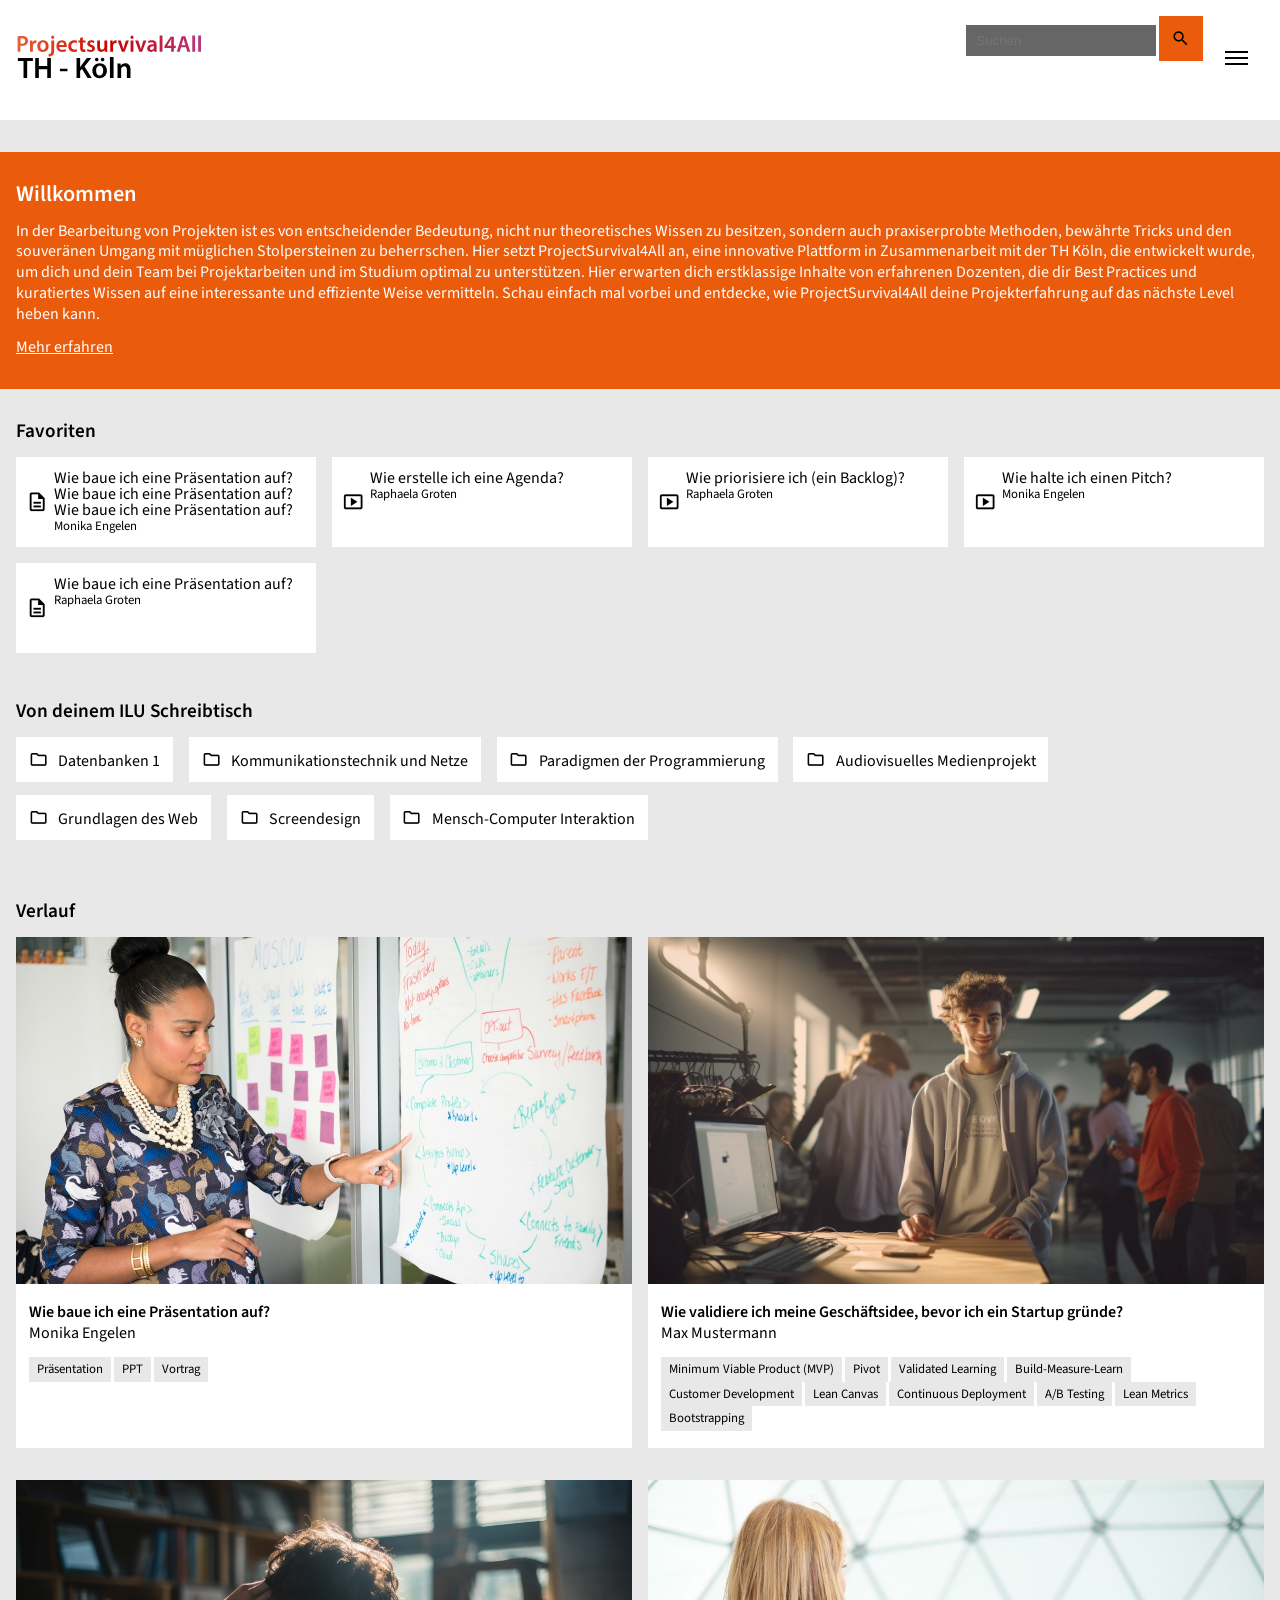
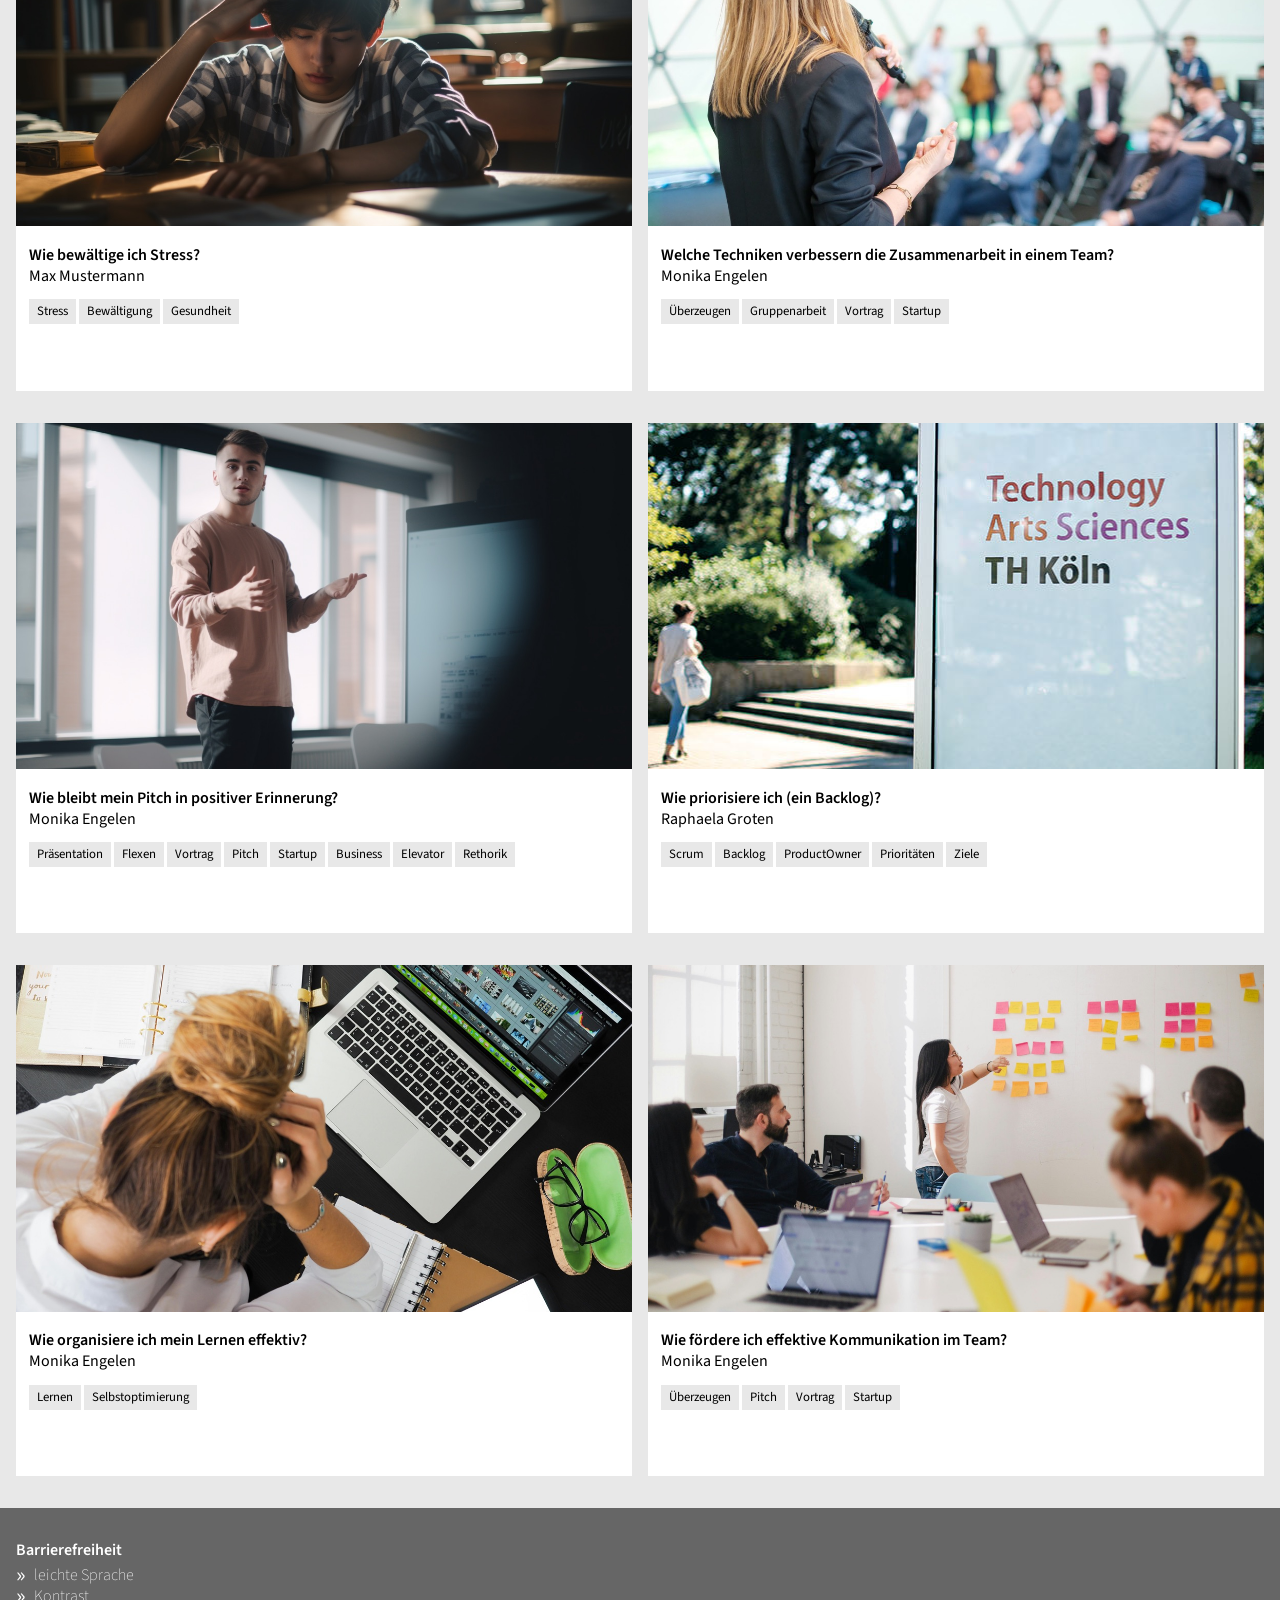
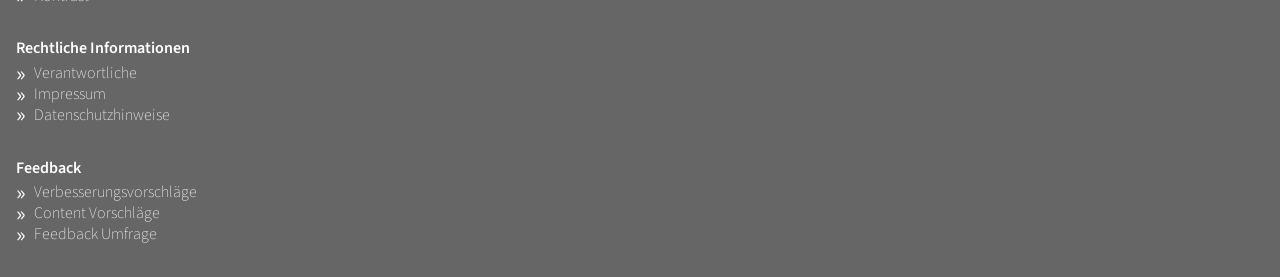
<file: index.html>
<!DOCTYPE html>
<html lang="de">

<head>
  <meta charset="UTF-8">
  <meta name="viewport" content="width=device-width, initial-scale=1.0">
  <title>ProjectSurvival4All – Survival-Tipps für die Projektarbeit</title>

  <link rel="stylesheet" href="./assets/styles/main.css">

</head>

<body>
  <header class="main-header">
    <nav class="main-navigation"> 
      <a href="/" class="logo">
        <h1><img src="./assets/images/projectsurvival-logo.svg" alt="ProjectSurvival4All Logo"></h1>
      </a>
      <div>
        <form class="keyword-search for-large-viewports">
          <input type="search" id="search" name="search" placeholder="Suchen">
          <button type="submit"><span class="icon icon--l">search</span></button>
        </form>
      </div>
      <button class="main-menu-trigger">
        <span></span>
        <span></span>
        <span></span>
      </button>
    </nav>
  </header>

  <main>

    <div>
      <form class="keyword-search for-small-viewports">
        <input type="search" id="search" name="search" placeholder="Suchen">
        <button type="submit"><span class="icon icon--l">search</span></button>
      </form>
    </div>

    <section id="welcome" class="hero" >
      <h2>Willkommen</h2>
      <p>In der Bearbeitung von Projekten ist es von entscheidender Bedeutung, nicht nur theoretisches Wissen zu besitzen, sondern auch praxiserprobte Methoden, bewährte Tricks und den souveränen Umgang mit müglichen Stolpersteinen zu beherrschen. Hier setzt ProjectSurvival4All an, eine innovative Plattform in Zusammenarbeit mit der TH Köln, die entwickelt wurde, um dich und dein Team bei Projektarbeiten und im Studium optimal zu unterstützen. Hier erwarten dich erstklassige Inhalte von erfahrenen Dozenten, die dir Best Practices und kuratiertes Wissen auf eine interessante und effiziente Weise vermitteln. Schau einfach mal vorbei und entdecke, wie ProjectSurvival4All deine Projekterfahrung auf das nächste Level heben kann.</p>

      <a href="./pages/about/about-the-project.html">Mehr erfahren</a>
    </section>

    <section>
      <h2>Favoriten</h2>
      <ul class="item-list is-grid">
        <li class="has-icon icon--document">    
          <p>Wie baue ich eine Präsentation auf? Wie baue ich eine Präsentation auf? Wie baue ich eine Präsentation auf?</p>
          <address>Monika Engelen</address>
        </li>
        <li class="has-icon icon--video"> 
          <p>Wie erstelle ich eine Agenda?</p>
          <address>Raphaela Groten</address>
        </li>
        <li class="has-icon icon--video"> 
          <p>Wie priorisiere ich (ein Backlog)?</p>
          <address>Raphaela Groten</address>
        </li>
        <li class="has-icon icon--video"> 
          <p>Wie halte ich einen Pitch?</p>
          <address>Monika Engelen</address>
        </li>
        <li class="has-icon icon--document"> 
          <p>Wie baue ich eine Präsentation auf?</p>
          <address>Raphaela Groten</address>
        </li>
      </ul>
    </section>

    <section>
      <h2>Von deinem ILU Schreibtisch</h2>
      <ul class="item-list is-inline">
        <li><span class="icon icon--l">folder</span>Datenbanken 1</li>
        <li><span class="icon icon--l">folder</span>Kommunikationstechnik und Netze</li>
        <li><span class="icon icon--l">folder</span>Paradigmen der Programmierung</li>
        <li><span class="icon icon--l">folder</span>Audiovisuelles Medienprojekt</li>
        <li><span class="icon icon--l">folder</span>Grundlagen des Web</li>
        <li><span class="icon icon--l">folder</span>Screendesign</li>
        <li><span class="icon icon--l">folder</span>Mensch-Computer Interaktion</li>
      </ul>
    </section>

    <section>
      <h2>Verlauf</h2>
      <ul class="card-grid">

        <li>
          <figure>
            <img src="./images/praesentation-aufbau.jpg" alt="Präsentation Aufbau">
            <figcaption>
              <h3>Wie baue ich eine Präsentation auf?</h3>
              <address>Monika Engelen</address>
              <ul class="tag-list">
                <li>Präsentation</li>
                <li>PPT</li>
                <li>Vortrag</li>
              </ul>
            </figcaption>
          </figure>
        </li>

        <li>
          <figure>
            <img src="./images/idea.webp" alt="Idee verproben">
            <figcaption>
              <h3>Wie validiere ich meine Geschäftsidee, bevor ich ein Startup gründe?</h3>
              <address>Max Mustermann</address>
              <div class="tag-list-wrapper">
                <ul class="tag-list">
                  <li>Minimum Viable Product (MVP)</li>
                  <li>Pivot</li>
                  <li>Validated Learning</li>
                  <li>Build-Measure-Learn</li>
                  <li>Customer Development</li>
                  <li>Lean Canvas</li>
                  <li>Continuous Deployment</li>
                  <li>A/B Testing</li>
                  <li>Lean Metrics</li>
                  <li>Bootstrapping</li>
                </ul>
              </div>
            </figcaption>
          </figure>
        </li>

        <li>
          <figure>
            <img src="./images/stressed.jpg" alt="Stress im Studium">
            <figcaption>
              <h3>Wie bewältige ich Stress?</h3>
              <address>Max Mustermann</address>

              <div class="tag-list-wrapper">
                <ul class="tag-list">
                  <li>Stress</li>
                  <li>Bewältigung</li>
                  <li>Gesundheit</li>
                </ul>
              </div>

            </figcaption>
          </figure>
        </li>

        <li>
          <figure>
            <img src="./images/rednerin-praesentation.jpg" alt="Techniken zur Verbesserung der Teamarbeit">
            <figcaption>
              <h3>Welche Techniken verbessern die Zusammenarbeit in einem Team?</h3>
              <address>Monika Engelen</address>
              <ul class="tag-list">
                <li>Überzeugen</li>
                <li>Gruppenarbeit</li>
                <li>Vortrag</li>
                <li>Startup</li>
              </ul>
            </figcaption>
          </figure>
        </li>

        <li>
          <figure>
            <img src="./images/presentation.jpg" alt="Präsentationsaufbau">
            <figcaption>
              <h3>Wie bleibt mein Pitch in positiver Erinnerung?</h3>
              <address>Monika Engelen</address>
              <ul class="tag-list">
                <li>Präsentation</li>
                <li>Flexen</li>
                <li>Vortrag</li>
                <li>Pitch</li>
                <li>Startup</li>
                <li>Business</li>
                <li>Elevator</li>
                <li>Rethorik</li>
              </ul>
            </figcaption>
          </figure>
        </li>

        <li>
          <figure>
            <img src="./images/th-koln-header.jpg" alt="Priorisierung eines Backlogs">
            <figcaption>
              <h3>Wie priorisiere ich (ein Backlog)?</h3>
              <address>Raphaela Groten</address>
              <ul class="tag-list">
                <li>Scrum</li>
                <li>Backlog</li>
                <li>ProductOwner</li>
                <li>Prioritäten</li>
                <li>Ziele</li>
              </ul>
            </figcaption>
          </figure>
        </li>
        <li>

          <figure>
            <img src="./images/lernen-organisieren.jpg" alt="Organisation des Lernens">
            <figcaption>
              <h3>Wie organisiere ich mein Lernen effektiv?</h3>
              <address>Monika Engelen</address>
              <ul class="tag-list">
                <li>Lernen</li>
                <li>Selbstoptimierung</li>
              </ul>
            </figcaption>
          </figure>
        </li>

        <li>
          <figure>
            <img src="./images/team-kommunikation.jpg" alt="Effektive Teamkommunikation">
            <figcaption>
              <h3>Wie fördere ich effektive Kommunikation im Team?</h3>
              <address>Monika Engelen</address>
              <ul class="tag-list">
                <li>Überzeugen</li>
                <li>Pitch</li>
                <li>Vortrag</li>
                <li>Startup</li>
              </ul>
            </figcaption>
          </figure>
        </li>
      </ul>

    </section>

  </main>

  <footer class="main-footer">
    <h2>Barrierefreiheit</h2>
    <ul>
      <li>leichte Sprache</li>
      <li>Kontrast</li>
    </ul>
    
    <h2>Rechtliche Informationen</h2>
    <ul>
      <li>Verantwortliche</li>
      <li>Impressum</li>
      <li>Datenschutzhinweise</li>
    </ul>

    <h2>Feedback</h2>
    <ul>
      <li>Verbesserungsvorschläge</li>
      <li>Content Vorschläge</li>
      <li>Feedback Umfrage</li>
    </ul>
  </footer>

</body>

</html>
</file>
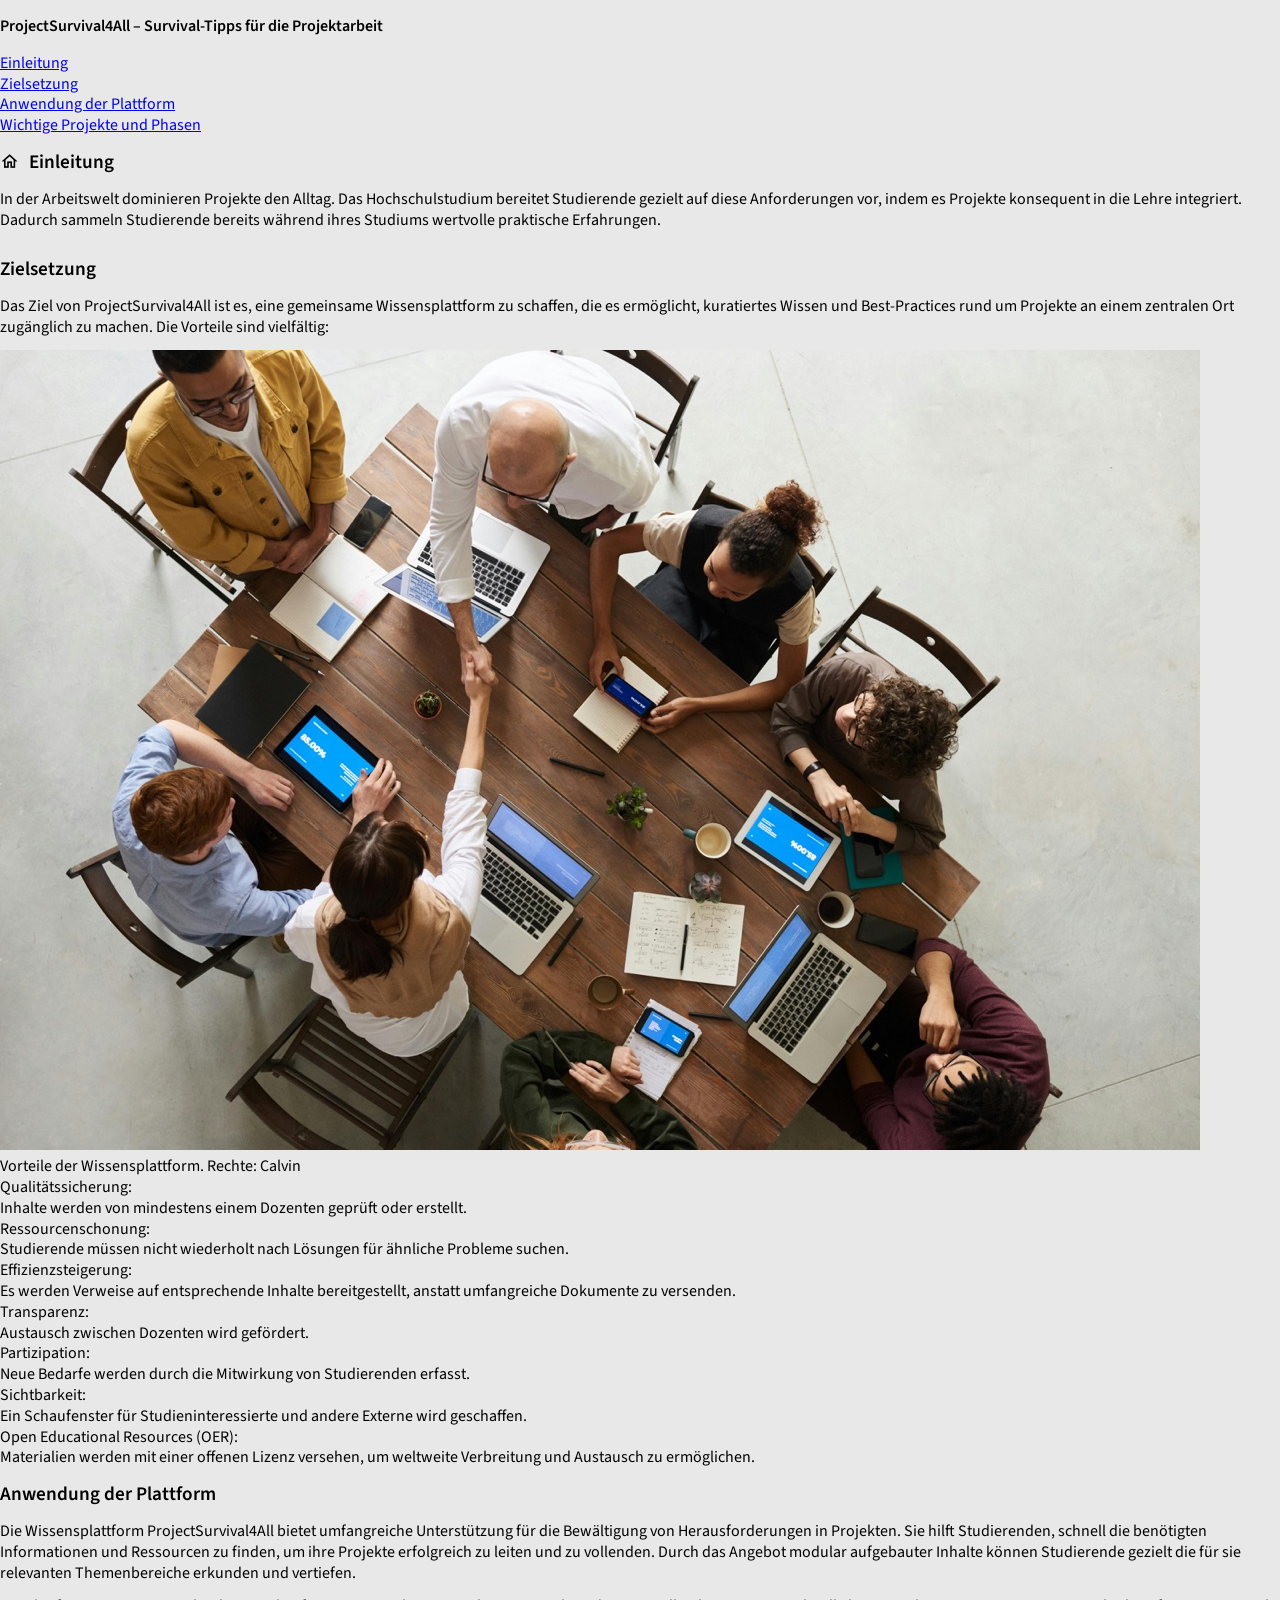
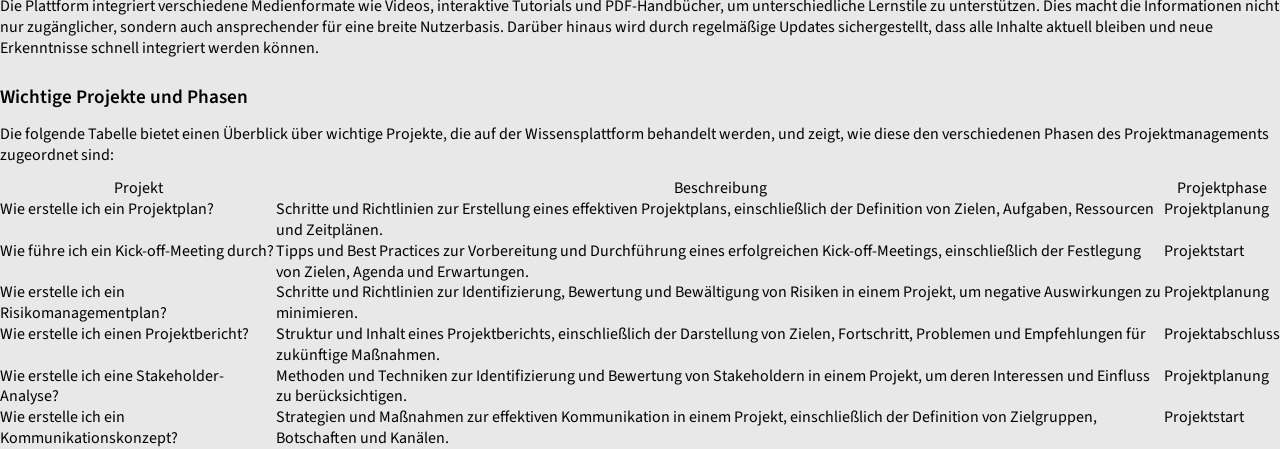
<file: about/about-the-project.html>
<!DOCTYPE html>
<html lang="de">

<head>
  <meta charset="UTF-8">
  <meta name="viewport" content="width=device-width, initial-scale=1.0">
  <title>ProjectSurvival4All – Survival-Tipps für die Projektarbeit</title>

  <link rel="stylesheet" href="../assets/styles/main.css">
</head>

<body>
  <h1>ProjectSurvival4All – Survival-Tipps für die Projektarbeit</h1>

  <nav>
    <ul>
      <li><a href="#einleitung">Einleitung</a></li>
      <li><a href="#zielsetzung">Zielsetzung</a></li>
      <li><a href="#anwendung-der-plattform">Anwendung der Plattform</a></li>
      <li><a href="#wichtige-projekte-und-phasen">Wichtige Projekte und Phasen</a></li>
    </ul>
  </nav>

  <h2 id="einleitung"><span class="icon">home</span>Einleitung</h2>
  <p>In der Arbeitswelt dominieren Projekte den Alltag. Das Hochschulstudium bereitet Studierende gezielt auf diese
    Anforderungen vor, indem es Projekte konsequent in die Lehre integriert. Dadurch sammeln Studierende bereits während
    ihres Studiums wertvolle praktische Erfahrungen.</p>

  <h2 id="zielsetzung">Zielsetzung</h2>
  <p>Das Ziel von ProjectSurvival4All ist es, eine gemeinsame Wissensplattform zu schaffen, die es ermöglicht,
    kuratiertes Wissen und Best-Practices rund um Projekte an einem zentralen Ort zugänglich zu machen. Die Vorteile
    sind vielfältig:</p>

  <figure>
    <img src="/images/business-idea.jpg" alt="Vorteile der Wissensplattform">
    <figcaption>Vorteile der Wissensplattform. Rechte: Calvin</figcaption>
  </figure>

  <dl>
    <dt>Qualitätssicherung:</dt>
    <dd>Inhalte werden von mindestens einem Dozenten geprüft oder erstellt.</dd>
    <dt>Ressourcenschonung:</dt>
    <dd>Studierende müssen nicht wiederholt nach Lösungen für ähnliche Probleme suchen.</dd>
    <dt>Effizienzsteigerung:</dt>
    <dd>Es werden Verweise auf entsprechende Inhalte bereitgestellt, anstatt umfangreiche Dokumente zu versenden.</dd>
    <dt>Transparenz:</dt>
    <dd>Austausch zwischen Dozenten wird gefördert.</dd>
    <dt>Partizipation:</dt>
    <dd>Neue Bedarfe werden durch die Mitwirkung von Studierenden erfasst.</dd>
    <dt>Sichtbarkeit:</dt>
    <dd>Ein Schaufenster für Studieninteressierte und andere Externe wird geschaffen.</dd>
    <dt>Open Educational Resources (OER): </dt>
    <dd>Materialien werden mit einer offenen Lizenz versehen, um weltweite Verbreitung und Austausch zu ermöglichen.
    </dd>
  </dl>

  <h2 id="anwendung-der-plattform">Anwendung der Plattform</h2>
  <p>Die Wissensplattform ProjectSurvival4All bietet umfangreiche Unterstützung für die Bewältigung von
    Herausforderungen in Projekten. Sie hilft Studierenden, schnell die benötigten Informationen und Ressourcen zu
    finden, um ihre Projekte erfolgreich zu leiten und zu vollenden. Durch das Angebot modular aufgebauter Inhalte
    können Studierende gezielt die für sie relevanten Themenbereiche erkunden und vertiefen.</p>

  <p>Die Plattform integriert verschiedene Medienformate wie Videos, interaktive Tutorials und PDF-Handbücher, um
    unterschiedliche Lernstile zu unterstützen. Dies macht die Informationen nicht nur zugänglicher, sondern auch
    ansprechender für eine breite Nutzerbasis. Darüber hinaus wird durch regelmäßige Updates sichergestellt, dass alle
    Inhalte aktuell bleiben und neue Erkenntnisse schnell integriert werden können.</p>

  <h2 id="wichtige-projekte-und-phasen">Wichtige Projekte und Phasen</h2>
  <p>Die folgende Tabelle bietet einen Überblick über wichtige Projekte, die auf der Wissensplattform behandelt werden,
    und zeigt, wie diese den verschiedenen Phasen des Projektmanagements zugeordnet sind:</p>

  <table>
    <thead>
      <tr>
        <th>Projekt</th>
        <th>Beschreibung</th>
        <th>Projektphase</th>
      </tr>
    </thead>

    <tbody>
      <tr>
        <td>Wie erstelle ich ein Projektplan?</td>
        <td>Schritte und Richtlinien zur Erstellung eines effektiven Projektplans, einschließlich der Definition von
          Zielen, Aufgaben, Ressourcen und Zeitplänen.</td>
        <td>Projektplanung</td>
      </tr>
      <tr>
        <td>Wie führe ich ein Kick-off-Meeting durch?</td>
        <td>Tipps und Best Practices zur Vorbereitung und Durchführung eines erfolgreichen Kick-off-Meetings,
          einschließlich der Festlegung von Zielen, Agenda und Erwartungen.</td>
        <td>Projektstart</td>
      </tr>
      <tr>
        <td>Wie erstelle ich ein Risikomanagementplan?</td>
        <td>Schritte und Richtlinien zur Identifizierung, Bewertung und Bewältigung von Risiken in einem Projekt, um
          negative Auswirkungen zu minimieren.</td>
        <td>Projektplanung</td>
      </tr>
      <tr>
        <td>Wie erstelle ich einen Projektbericht?</td>
        <td>Struktur und Inhalt eines Projektberichts, einschließlich der Darstellung von Zielen, Fortschritt, Problemen
          und Empfehlungen für zukünftige Maßnahmen.</td>
        <td>Projektabschluss</td>
      </tr>
      <tr>
        <td>Wie erstelle ich eine Stakeholder-Analyse?</td>
        <td>Methoden und Techniken zur Identifizierung und Bewertung von Stakeholdern in einem Projekt, um deren
          Interessen und Einfluss zu berücksichtigen.</td>
        <td>Projektplanung</td>
      </tr>
      <tr>
        <td>Wie erstelle ich ein Kommunikationskonzept?</td>
        <td>Strategien und Maßnahmen zur effektiven Kommunikation in einem Projekt, einschließlich der Definition von
          Zielgruppen, Botschaften und Kanälen.</td>
        <td>Projektstart</td>
      </tr>
    </tbody>
  </table>

</body>

</html>
</file>
<file: assets/styles/main.css>
@import url("meyer-reset.css");
@import url("fonts.css");
@import url("icons.css");
@import url("variables.css");
@import url("base.css");
@import url("components.css");
@import url("search.css");
@import url("utils.css");
</file>
